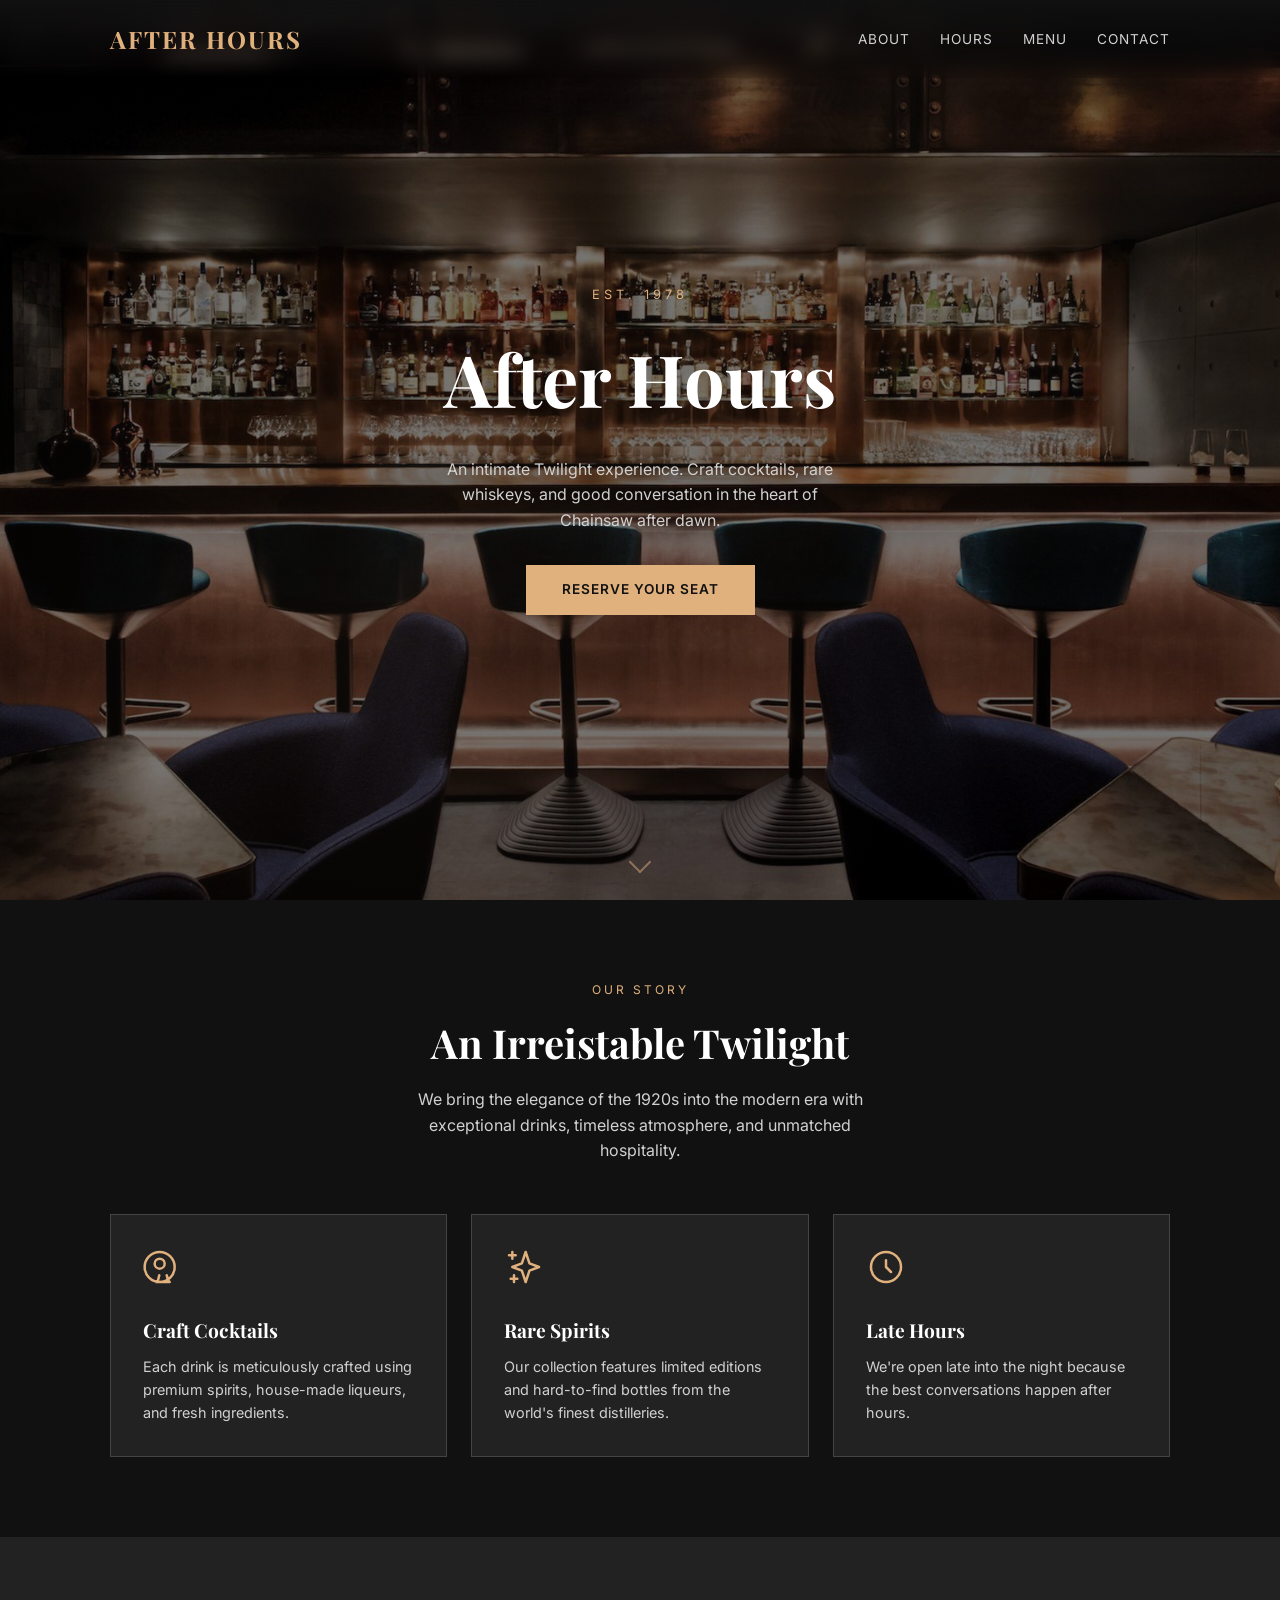
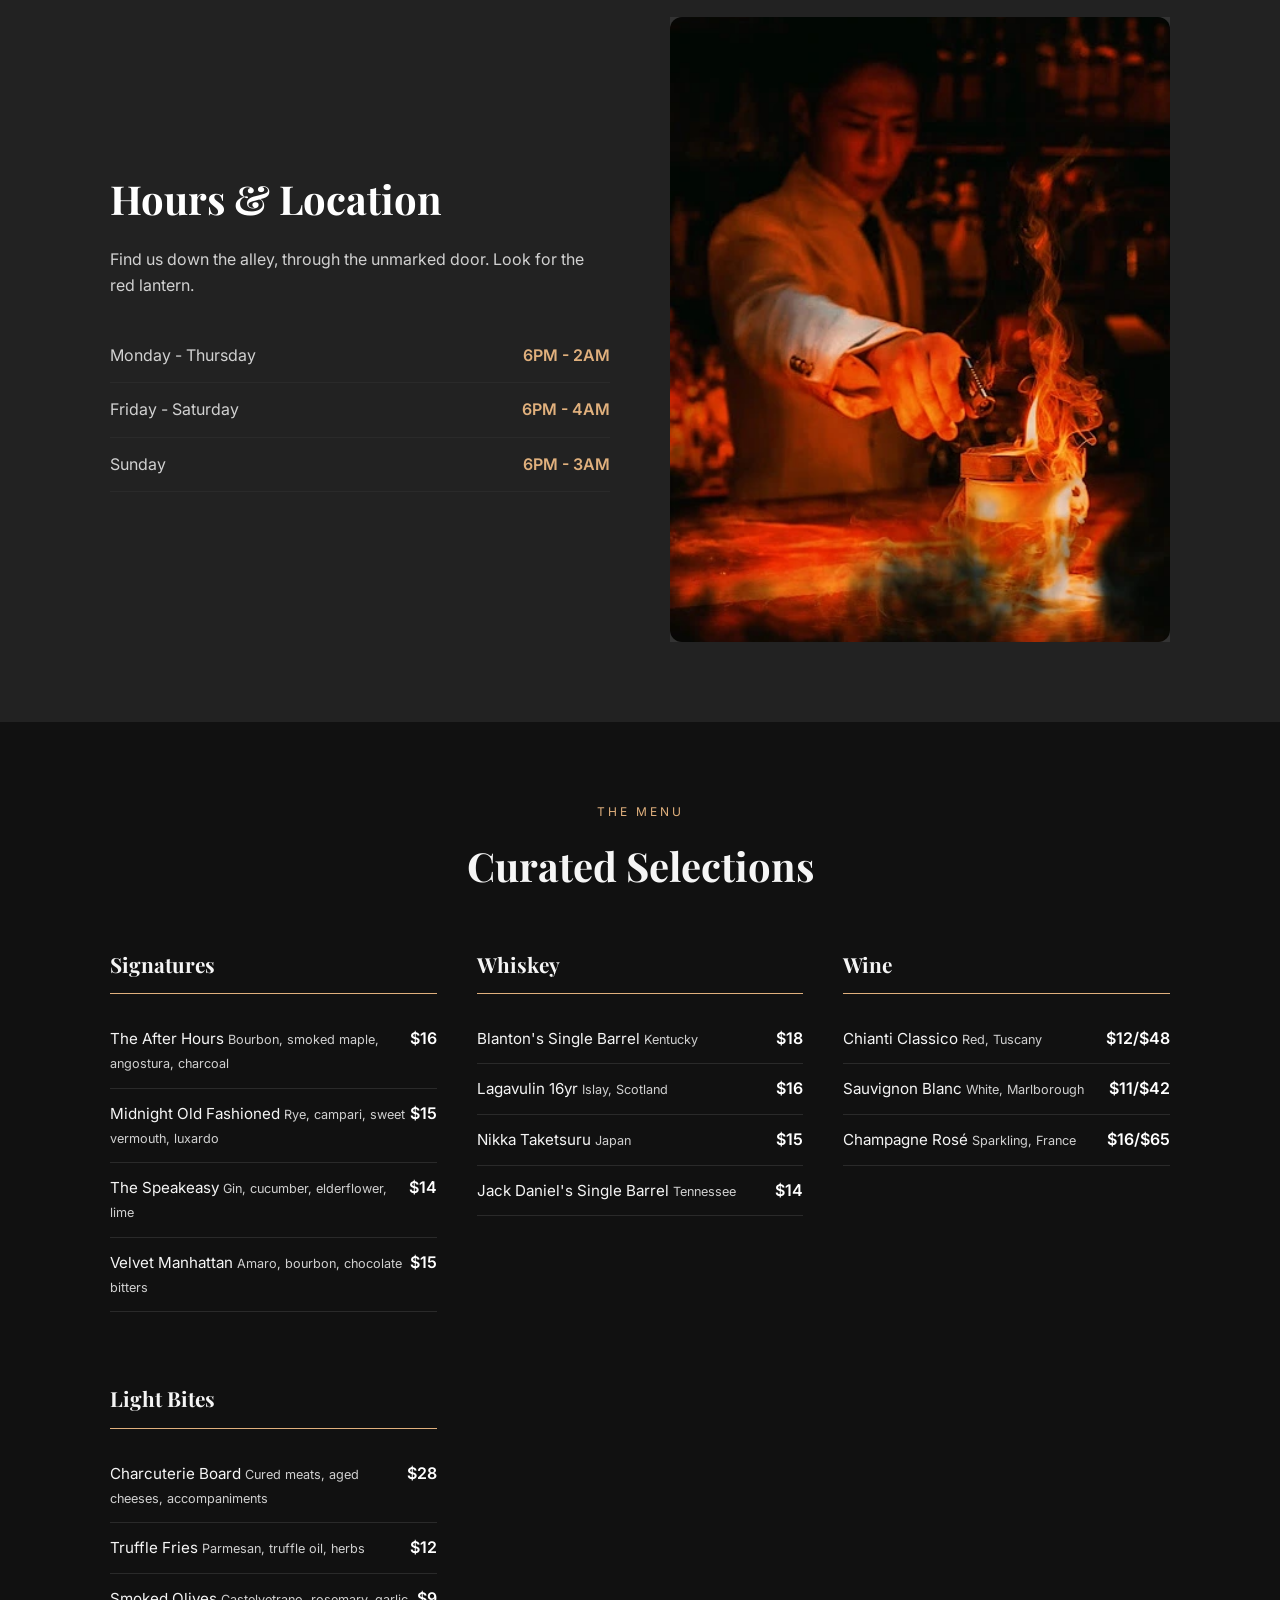
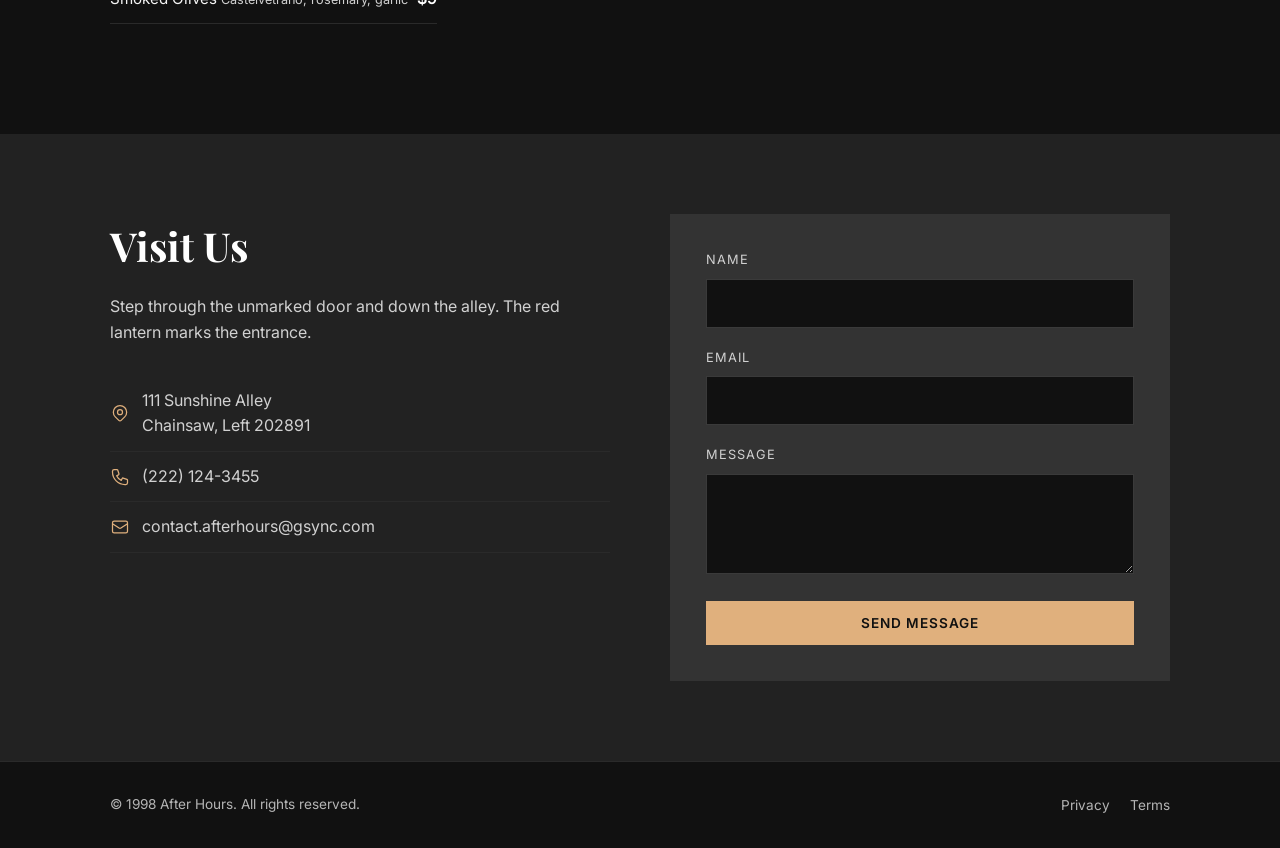
<file: index.html>
<!DOCTYPE html>
<html lang="en">
<head>
    <meta charset="UTF-8">
    <meta name="viewport" content="width=device-width, initial-scale=1.0">
    <title>After Hours | Twilight Bar</title>
    <link rel="preconnect" href="https://fonts.googleapis.com">
    <link rel="preconnect" href="https://fonts.gstatic.com" crossorigin>
    <link href="https://fonts.googleapis.com/css2?family=Playfair+Display:wght@400;700&family=Inter:wght@300;400;600&display=swap" rel="stylesheet">
    <link rel="preload" as="image" href="images/hero-bg.webp">
    <link rel="stylesheet" href="css/style.css">
</head>
<body>
    <nav>
        <div class="container">
            <a href="#" class="logo">AFTER HOURS</a>
            <ul class="nav-links">
                <li><a href="#about">About</a></li>
                <li><a href="#hours">Hours</a></li>
                <li><a href="#menu">Menu</a></li>
                <li><a href="#contact">Contact</a></li>
            </ul>
            <button class="nav-toggle" aria-label="Toggle navigation">
                <span></span>
                <span></span>
                <span></span>
            </button>
        </div>
    </nav>
    <main>
    <section class="hero">
        <div class="hero-content">
            <p class="hero-subtitle">Est. 1978</p>
            <h1 class="hero-title">After Hours</h1>
            <p class="hero-description">An intimate Twilight experience. Craft cocktails, rare whiskeys, and good conversation in the heart of Chainsaw after dawn.</p>
            <a href="#contact" class="hero-cta">Reserve Your Seat</a>
        </div>
        <div class="scroll-indicator">
            <span></span>
        </div>
    </section>

    <section class="about" id="about">
        <div class="container">
            <div class="section-header">
                <p class="section-label">Our Story</p>
                <h2 class="section-title">An Irreistable Twilight</h2>
                <p class="section-description">We bring the elegance of the 1920s into the modern era with exceptional drinks, timeless atmosphere, and unmatched hospitality.</p>
            </div>
            <div class="about-grid">
                <div class="about-card">
                    <svg class="about-card-icon" fill="none" stroke="currentColor" viewBox="0 0 24 24">
                        <path stroke-linecap="round" stroke-linejoin="round" stroke-width="1.5" d="M9.75 17L9 20l-1 1h8l-1-1-.75-3M13 10a3 3 0 11-6 0 3 3 0 016 0zm6 2a9 9 0 11-18 0 9 9 0 0118 0z"/>
                    </svg>
                    <h3 class="about-card-title">Craft Cocktails</h3>
                    <p class="about-card-text">Each drink is meticulously crafted using premium spirits, house-made liqueurs, and fresh ingredients.</p>
                </div>
                <div class="about-card">
                    <svg class="about-card-icon" fill="none" stroke="currentColor" viewBox="0 0 24 24">
                        <path stroke-linecap="round" stroke-linejoin="round" stroke-width="1.5" d="M5 3v4M3 5h4M6 17v4m-2-2h4m5-16l2.286 6.857L21 12l-5.714 2.143L13 21l-2.286-6.857L5 12l5.714-2.143L13 3z"/>
                    </svg>
                    <h3 class="about-card-title">Rare Spirits</h3>
                    <p class="about-card-text">Our collection features limited editions and hard-to-find bottles from the world's finest distilleries.</p>
                </div>
                <div class="about-card">
                    <svg class="about-card-icon" fill="none" stroke="currentColor" viewBox="0 0 24 24">
                        <path stroke-linecap="round" stroke-linejoin="round" stroke-width="1.5" d="M12 8v4l3 3m6-3a9 9 0 11-18 0 9 9 0 0118 0z"/>
                    </svg>
                    <h3 class="about-card-title">Late Hours</h3>
                    <p class="about-card-text">We're open late into the night because the best conversations happen after hours.</p>
                </div>
            </div>
        </div>
    </section>

    <section class="hours" id="hours">
        <div class="container">
            <div class="hours-wrapper">
                <div class="hours-content">
                    <h2>Hours & Location</h2>
                    <p>Find us down the alley, through the unmarked door. Look for the red lantern.</p>
                    <ul class="hours-list">
                        <li class="hours-item">
                            <span>Monday - Thursday</span>
                            <span>6PM - 2AM</span>
                        </li>
                        <li class="hours-item">
                            <span>Friday - Saturday</span>
                            <span>6PM - 4AM</span>
                        </li>
                        <li class="hours-item">
                            <span>Sunday</span>
                            <span>6PM - 3AM</span>
                        </li>
                    </ul>
                </div>
                <div class="hours-image">
                    <div class="hours-image-inner"></div>
            
                </div>
            </div>
        </div>
    </section>

    <section class="menu" id="menu">
        <div class="container">
            <div class="section-header">
                <p class="section-label">The Menu</p>
                <h2 class="section-title">Curated Selections</h2>
            </div>
            <div class="menu-grid">
                <div class="menu-category">
                    <h3 class="menu-category-title">Signatures</h3>
                    <ul class="menu-items">
                        <li class="menu-item">
                            <div class="menu-item-name">
                                The After Hours
                                <small>Bourbon, smoked maple, angostura, charcoal</small>
                            </div>
                            <span class="menu-item-price">$16</span>
                        </li>
                        <li class="menu-item">
                            <div class="menu-item-name">
                                Midnight Old Fashioned
                                <small>Rye, campari, sweet vermouth, luxardo</small>
                            </div>
                            <span class="menu-item-price">$15</span>
                        </li>
                        <li class="menu-item">
                            <div class="menu-item-name">
                                The Speakeasy
                                <small>Gin, cucumber, elderflower, lime</small>
                            </div>
                            <span class="menu-item-price">$14</span>
                        </li>
                        <li class="menu-item">
                            <div class="menu-item-name">
                                Velvet Manhattan
                                <small>Amaro, bourbon, chocolate bitters</small>
                            </div>
                            <span class="menu-item-price">$15</span>
                        </li>
                    </ul>
                </div>
                <div class="menu-category">
                    <h3 class="menu-category-title">Whiskey</h3>
                    <ul class="menu-items">
                        <li class="menu-item">
                            <div class="menu-item-name">
                                Blanton's Single Barrel
                                <small>Kentucky</small>
                            </div>
                            <span class="menu-item-price">$18</span>
                        </li>
                        <li class="menu-item">
                            <div class="menu-item-name">
                                Lagavulin 16yr
                                <small>Islay, Scotland</small>
                            </div>
                            <span class="menu-item-price">$16</span>
                        </li>
                        <li class="menu-item">
                            <div class="menu-item-name">
                                Nikka Taketsuru
                                <small>Japan</small>
                            </div>
                            <span class="menu-item-price">$15</span>
                        </li>
                        <li class="menu-item">
                            <div class="menu-item-name">
                                Jack Daniel's Single Barrel
                                <small>Tennessee</small>
                            </div>
                            <span class="menu-item-price">$14</span>
                        </li>
                    </ul>
                </div>
                <div class="menu-category">
                    <h3 class="menu-category-title">Wine</h3>
                    <ul class="menu-items">
                        <li class="menu-item">
                            <div class="menu-item-name">
                                Chianti Classico
                                <small>Red, Tuscany</small>
                            </div>
                            <span class="menu-item-price">$12/$48</span>
                        </li>
                        <li class="menu-item">
                            <div class="menu-item-name">
                                Sauvignon Blanc
                                <small>White, Marlborough</small>
                            </div>
                            <span class="menu-item-price">$11/$42</span>
                        </li>
                        <li class="menu-item">
                            <div class="menu-item-name">
                                Champagne Rosé
                                <small>Sparkling, France</small>
                            </div>
                            <span class="menu-item-price">$16/$65</span>
                        </li>
                    </ul>
                </div>
                <div class="menu-category">
                    <h3 class="menu-category-title">Light Bites</h3>
                    <ul class="menu-items">
                        <li class="menu-item">
                            <div class="menu-item-name">
                                Charcuterie Board
                                <small>Cured meats, aged cheeses, accompaniments</small>
                            </div>
                            <span class="menu-item-price">$28</span>
                        </li>
                        <li class="menu-item">
                            <div class="menu-item-name">
                                Truffle Fries
                                <small>Parmesan, truffle oil, herbs</small>
                            </div>
                            <span class="menu-item-price">$12</span>
                        </li>
                        <li class="menu-item">
                            <div class="menu-item-name">
                                Smoked Olives
                                <small>Castelvetrano, rosemary, garlic</small>
                            </div>
                            <span class="menu-item-price">$9</span>
                        </li>
                    </ul>
                </div>
            </div>
        </div>
    </section>

    <section class="contact" id="contact">
        <div class="container">
            <div class="contact-wrapper">
                <div class="contact-info">
                    <h2>Visit Us</h2>
                    <p>Step through the unmarked door and down the alley. The red lantern marks the entrance.</p>
                    <ul class="contact-details">
                        <li class="contact-detail">
                            <svg class="contact-detail-icon" fill="none" stroke="currentColor" viewBox="0 0 24 24">
                                <path stroke-linecap="round" stroke-linejoin="round" stroke-width="1.5" d="M17.657 16.657L13.414 20.9a1.998 1.998 0 01-2.827 0l-4.244-4.243a8 8 0 1111.314 0z"/>
                                <path stroke-linecap="round" stroke-linejoin="round" stroke-width="1.5" d="M15 11a3 3 0 11-6 0 3 3 0 016 0z"/>
                            </svg>
                            <span class="contact-detail-text">111 Sunshine Alley<br>Chainsaw, Left 202891</span>
                        </li>
                        <li class="contact-detail">
                            <svg class="contact-detail-icon" fill="none" stroke="currentColor" viewBox="0 0 24 24">
                                <path stroke-linecap="round" stroke-linejoin="round" stroke-width="1.5" d="M3 5a2 2 0 012-2h3.28a1 1 0 01.948.684l1.498 4.493a1 1 0 01-.502 1.21l-2.257 1.13a11.042 11.042 0 005.516 5.516l1.13-2.257a1 1 0 011.21-.502l4.493 1.498a1 1 0 01.684.949V19a2 2 0 01-2 2h-1C9.716 21 3 14.284 3 6V5z"/>
                            </svg>
                            <span class="contact-detail-text">(222) 124-3455</span>
                        </li>
                        <li class="contact-detail">
                            <svg class="contact-detail-icon" fill="none" stroke="currentColor" viewBox="0 0 24 24">
                                <path stroke-linecap="round" stroke-linejoin="round" stroke-width="1.5" d="M3 8l7.89 5.26a2 2 0 002.22 0L21 8M5 19h14a2 2 0 002-2V7a2 2 0 00-2-2H5a2 2 0 00-2 2v10a2 2 0 002 2z"/>
                            </svg>
                            <span class="contact-detail-text">contact.afterhours@gsync.com</span>
                        </li>
                    </ul>
                </div>
                <form class="contact-form">
                    <div class="form-group">
                         <label for="name">Name</label>
                         <input 
                            type="text" 
                            id="name" 
                            name="name" 
                            autocomplete="name"
                            required
                        >
                    </div>
                    <div class="form-group">
                        <label for="email">Email</label>
                        <input 
                            type="email" 
                            id="email" 
                            name="email" 
                            autocomplete="email"
                            required
                        >
                    </div>
                    <div class="form-group">
                        <label for="message">Message</label>
                        <textarea id="message" name="message" required></textarea>
                    </div>
                    <button type="submit" class="form-submit">Send Message</button>
                </form>
            </div>
        </div>
    </section>
    </main>
    <footer>
        <div class="container">
            <p class="footer-text">&copy; 1998 After Hours. All rights reserved.</p>
            <ul class="footer-links">
                <li><a href="#">Privacy</a></li>
                <li><a href="#">Terms</a></li>
            </ul>
        </div>
    </footer>

    <script src="js/index.js"></script>
</body>
</html>
</file>
<file: css/style.css>
* {
    margin: 0;
    padding: 0;
    box-sizing: border-box;
}

:root {
    --bg-dark: #111;
    --bg-card: #222;
    --bg-elevated: #333;

    --text-primary: #ffffff;
    --text-secondary: #d1d1d1;
    --text-muted: #b5b5b5;

    --accent: #e0b07d;
}

html {
    scroll-behavior: smooth;
}

body {
    font-family: 'Inter', sans-serif;
    background-color: var(--bg-dark);
    color: var(--text-primary);
    line-height: 1.6;
}

h1, h2, h3 {
    font-family: 'Playfair Display', serif;
}

.container {
    max-width: 1100px;
    margin: 0 auto;
    padding: 0 20px;
}

nav {
    position: fixed;
    top: 0;
    left: 0;
    right: 0;
    z-index: 1000;
    padding: 20px 0;
    background: linear-gradient(to bottom, rgba(17, 17, 17, 0.95), rgba(17, 17, 17, 0));
    backdrop-filter: blur(10px);
}

nav .container {
    display: flex;
    justify-content: space-between;
    align-items: center;
}

.logo {
    font-family: 'Playfair Display', serif;
    font-size: 1.5rem;
    font-weight: 700;
    color: var(--accent);
    text-decoration: none;
    letter-spacing: 2px;
}

.nav-links {
    display: flex;
    gap: 30px;
    list-style: none;
}

.nav-links a {
    color: var(--text-secondary);
    text-decoration: none;
    font-size: 0.85rem;
    letter-spacing: 1px;
    text-transform: uppercase;
    transition: color 0.3s;
}

.nav-links a:hover {
    color: var(--accent);
}

.nav-toggle {
    display: none;
    flex-direction: column;
    gap: 5px;
    background: none;
    border: none;
    cursor: pointer;
    padding: 8px;
}

.nav-toggle span {
    display: block;
    width: 24px;
    height: 2px;
    background: var(--text-primary);
}

.hero {
    min-height: 100vh;
    display: flex;
    align-items: center;
    justify-content: center;
    text-align: center;
    padding: 0 20px;
    position: relative;

    background:
        linear-gradient(rgba(0,0,0,0.55), rgba(0,0,0,0.55)),
        url('../images/hero-bg.webp') center/cover no-repeat;

    background-size: cover;
    background-position: center;
    background-repeat: no-repeat;
}

.hero::before {
    content: '';
    position: absolute;
    top: 0;
    left: 0;
    right: 0;
    bottom: 0;
    background: radial-gradient(circle at 30% 70%, rgba(212, 165, 116, 0.06) 0%, transparent 50%),
                radial-gradient(circle at 70% 30%, rgba(212, 165, 116, 0.04) 0%, transparent 50%);
}

.hero-content {
    position: relative;
    z-index: 1;
    animation: fadeUp 1s ease-out;
}

@keyframes fadeUp {
    from { opacity: 0; transform: translateY(30px); }
    to { opacity: 1; transform: translateY(0); }
}

.hero-subtitle {
    font-size: 0.8rem;
    letter-spacing: 4px;
    text-transform: uppercase;
    color: var(--accent);
    margin-bottom: 16px;
}

.hero-title {
    font-size: clamp(2.5rem, 8vw, 4.5rem);
    font-weight: 700;
    margin-bottom: 20px;
}

.hero-description {
    color: var(--text-secondary);
    max-width: 420px;
    margin: 0 auto 32px;
}

.hero-cta {
    display: inline-block;
    padding: 14px 36px;
    background: var(--accent);
    color: var(--bg-dark);
    text-decoration: none;
    font-weight: 600;
    font-size: 0.85rem;
    letter-spacing: 1px;
    text-transform: uppercase;
    transition: transform 0.3s;
}

.hero-cta:hover {
    transform: translateY(-2px);
}

.scroll-indicator {
    position: absolute;
    bottom: 30px;
    left: 50%;
    transform: translateX(-50%);
    animation: bounce 2s infinite;
}

@keyframes bounce {
    0%, 100% { transform: translateX(-50%) translateY(0); }
    50% { transform: translateX(-50%) translateY(-8px); }
}

.scroll-indicator span {
    display: block;
    width: 16px;
    height: 16px;
    border-right: 2px solid var(--accent);
    border-bottom: 2px solid var(--accent);
    transform: rotate(45deg);
    opacity: 0.5;
}

section {
    padding: 80px 0;
}

.section-header {
    text-align: center;
    margin-bottom: 50px;
}

.section-label {
    font-size: 0.75rem;
    letter-spacing: 3px;
    text-transform: uppercase;
    color: var(--accent);
    margin-bottom: 12px;
}

.section-title {
    font-size: clamp(1.8rem, 4vw, 2.5rem);
    margin-bottom: 12px;
}

.section-description {
    color: var(--text-secondary);
    max-width: 500px;
    margin: 0 auto;
}

.about {
    background: var(--bg-dark);
}

.about-grid {
    display: grid;
    grid-template-columns: repeat(auto-fit, minmax(260px, 1fr));
    gap: 24px;
}

.about-card {
    background: var(--bg-card);
    padding: 32px;
    border: 1px solid #444;
    transition: transform 0.3s;
}

.about-card:hover {
    transform: translateY(-4px);
}

.about-card-icon {
    width: 40px;
    height: 40px;
    margin-bottom: 20px;
    color: var(--accent);
}

.about-card-title {
    font-size: 1.2rem;
    margin-bottom: 10px;
}

.about-card-text {
    color: var(--text-secondary);
    font-size: 0.9rem;
}

.hours {
    background: var(--bg-card);
}

.hours-wrapper {
    display: grid;
    grid-template-columns: 1fr 1fr;
    gap: 60px;
    align-items: center;
}

.hours-content h2 {
    font-size: clamp(1.8rem, 4vw, 2.5rem);
    margin-bottom: 16px;
}

.hours-content p {
    color: var(--text-secondary);
    margin-bottom: 30px;
}

.hours-list {
    list-style: none;
}

.hours-item {
    display: flex;
    justify-content: space-between;
    padding: 14px 0;
    border-bottom: 1px solid #2a2a2a;
}

.hours-item span:first-child {
    color: var(--text-secondary);
}

.hours-item span:last-child {
    color: var(--accent);
    font-weight: 600;
}

.hours-image {
    aspect-ratio: 4/5;
    background: var(--bg-elevated);
    display: flex;
    align-items: center;
    justify-content: center;
    font-size: 6rem;
    color: var(--accent);
    opacity: 1;
}

.hours-image-inner {
    background: url('../images/hours-inner.webp') center/cover no-repeat;
    width: 100%;
    height: 100%;
    border-radius: 12px;
}

.menu {
    background-color: #111;
    color: #f5f5f5;
}

.menu-grid {
    display: grid;
    grid-template-columns: repeat(auto-fit, minmax(320px, 1fr));
    gap: 40px;
}

.menu-category {
    margin-bottom: 30px;
}

.menu-category-title {
    font-size: 1.3rem;
    margin-bottom: 20px;
    padding-bottom: 12px;
    border-bottom: 1px solid var(--accent);
}

.menu-items {
    list-style: none;
}

.menu-item {
    display: flex;
    justify-content: space-between;
    align-items: baseline;
    padding: 12px 0;
    border-bottom: 1px solid #2a2a2a;
}

.menu-item-name {
    font-size: 0.95rem;
}

.menu-item-name small {
    color: #d0d0d0;
}

.menu-item-price {
    color: #ffffff;
    font-weight: 600;
}

.contact {
    background: var(--bg-card);
}

.contact-wrapper {
    display: grid;
    grid-template-columns: 1fr 1fr;
    gap: 60px;
}

.contact-info h2 {
    font-size: clamp(1.8rem, 4vw, 2.5rem);
    margin-bottom: 16px;
}

.contact-info > p {
    color: var(--text-secondary);
    margin-bottom: 30px;
}

.contact-details {
    list-style: none;
    margin-bottom: 30px;
}

.contact-detail {
    display: flex;
    align-items: center;
    gap: 12px;
    padding: 12px 0;
    border-bottom: 1px solid #2a2a2a;
}

.contact-detail-icon {
    width: 20px;
    height: 20px;
    color: var(--accent);
}

.contact-detail-text {
    color: var(--text-secondary);
}

.contact-form {
    background: var(--bg-elevated);
    padding: 36px;
}

.form-group {
    margin-bottom: 20px;
}

.form-group label {
    display: block;
    font-size: 0.8rem;
    letter-spacing: 1px;
    text-transform: uppercase;
    color: var(--text-secondary);
    margin-bottom: 8px;
}

.form-group input,
.form-group textarea {
    width: 100%;
    padding: 14px;
    background: var(--bg-dark);
    border: 1px solid #3a3a3a;
    color: var(--text-primary);
    font-family: 'Inter', sans-serif;
    font-size: 0.95rem;
}

.form-group input:focus,
.form-group textarea:focus {
    outline: none;
    border-color: var(--accent);
}

.form-group textarea {
    min-height: 100px;
    resize: vertical;
}

.form-submit {
    width: 100%;
    padding: 14px;
    background: var(--accent);
    color: var(--bg-dark);
    border: none;
    font-family: 'Inter', sans-serif;
    font-size: 0.85rem;
    font-weight: 600;
    letter-spacing: 1px;
    text-transform: uppercase;
    cursor: pointer;
    transition: transform 0.3s;
}

.form-submit:hover {
    transform: translateY(-2px);
}

footer {
    padding: 30px 0;
    border-top: 1px solid #2a2a2a;
}

footer .container {
    display: flex;
    justify-content: space-between;
    align-items: center;
}

.footer-text {
    color: var(--text-muted);
    font-size: 0.85rem;
}

.footer-links {
    display: flex;
    gap: 20px;
    list-style: none;
}

.footer-links a {
    color: var(--text-muted);
    text-decoration: none;
    font-size: 0.85rem;
    transition: color 0.3s;
}

.footer-links a:hover {
    color: var(--accent);
}

@media (max-width: 768px) {
    .nav-links {
        position: fixed;
        top: 0;
        right: -100%;
        width: 70%;
        max-width: 280px;
        height: 100vh;
        flex-direction: column;
        background: var(--bg-card);
        padding: 80px 30px;
        gap: 24px;
        transition: right 0.3s;
    }

    .nav-links.active {
        right: 0;
    }

    .nav-toggle {
        display: flex;
        z-index: 1001;
    }

    .hours-wrapper,
    .contact-wrapper {
        grid-template-columns: 1fr;
        gap: 40px;
    }

    .hours-image {
        order: -1;
        aspect-ratio: 16/9;
    }

    .menu-grid {
        grid-template-columns: 1fr;
    }

    footer .container {
        flex-direction: column;
        gap: 20px;
        text-align: center;
    }
}
</file>
